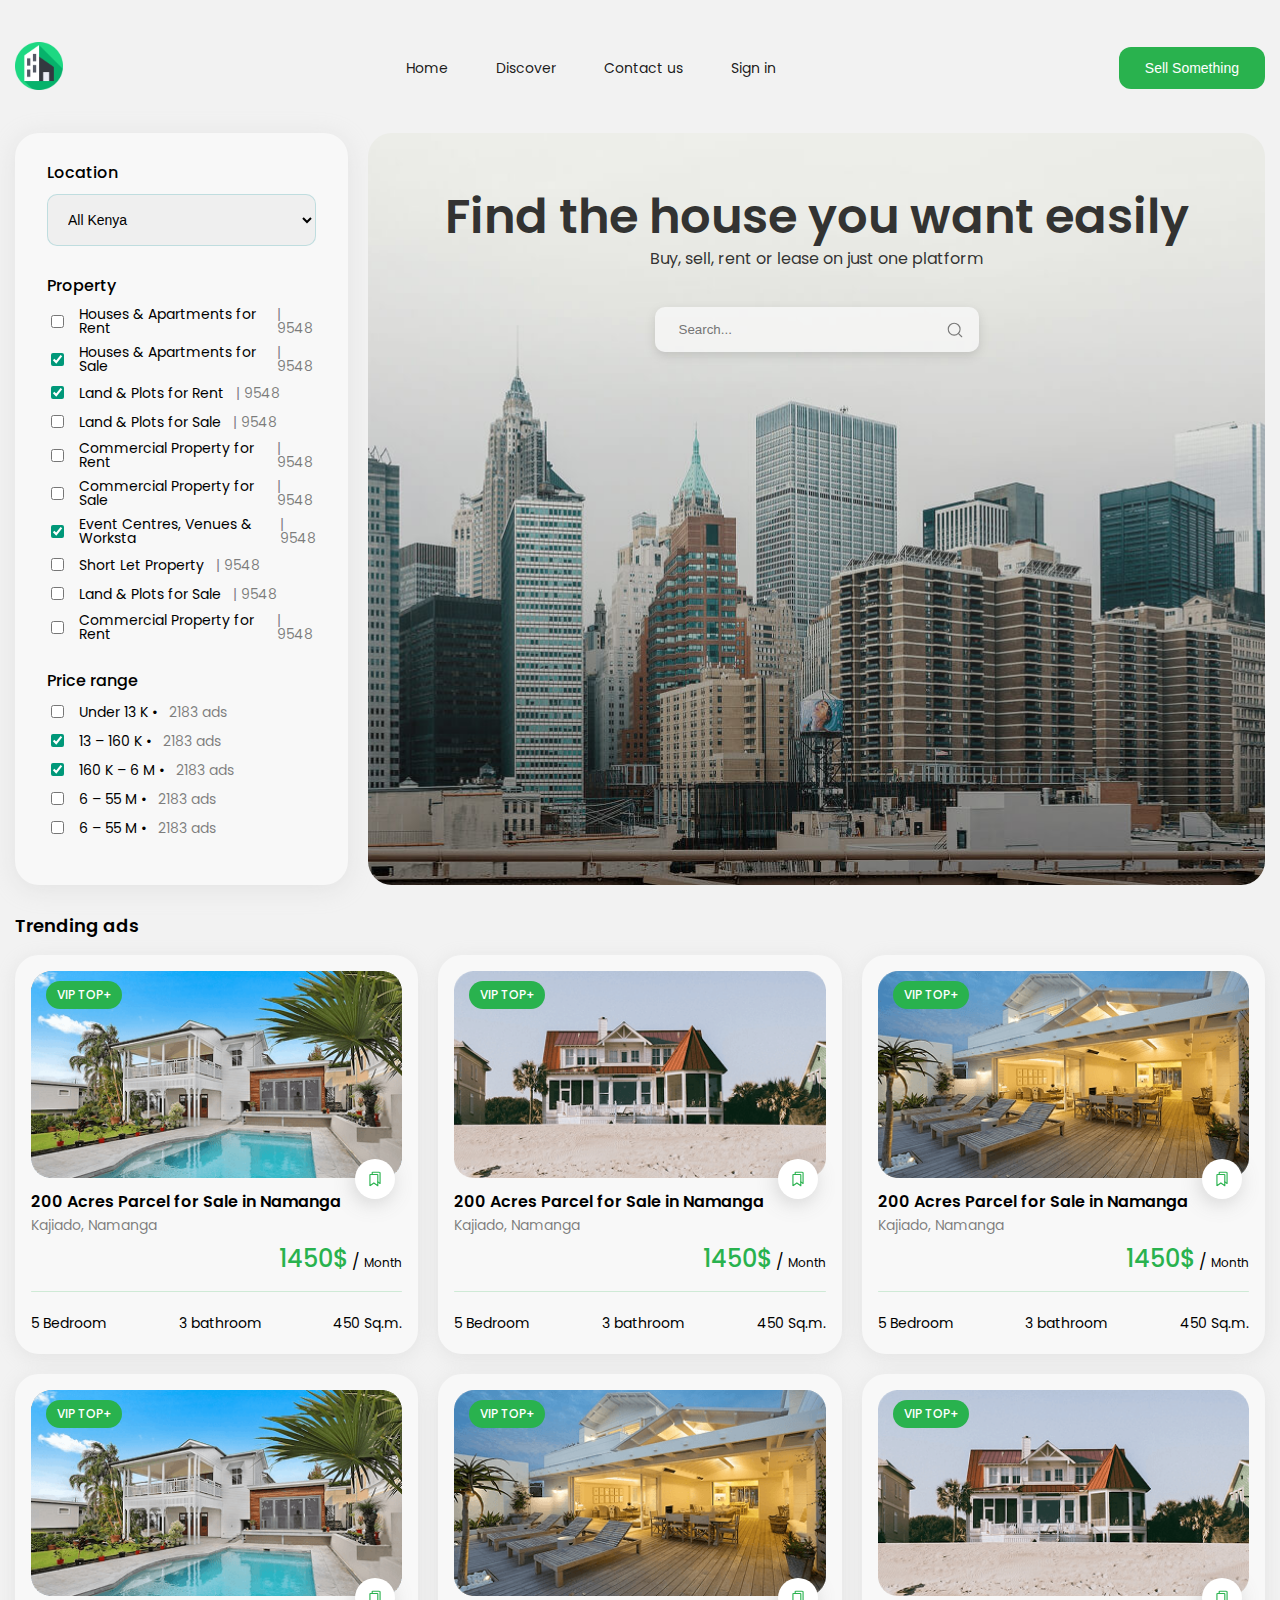
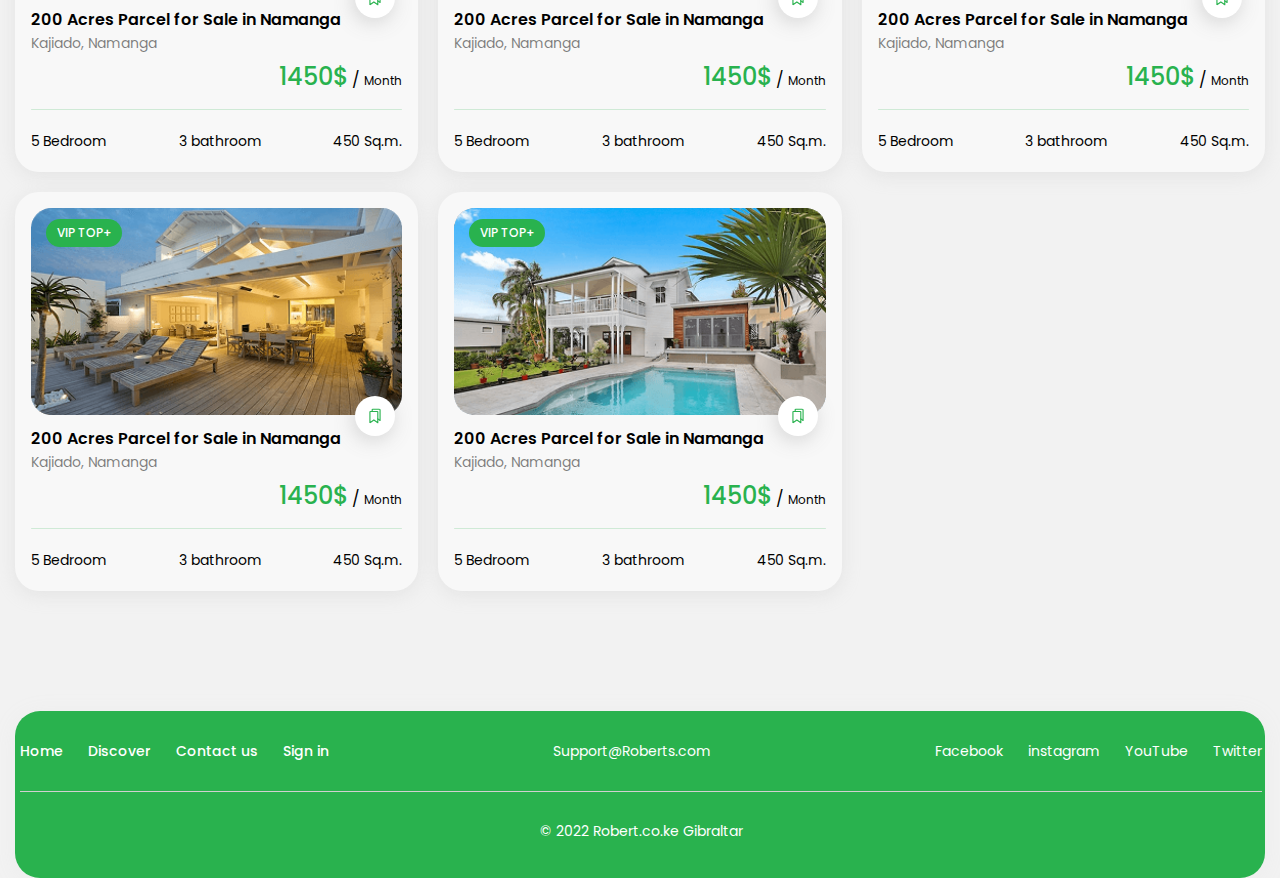
<file: index.html>
<!DOCTYPE html>
<html lang="en">
  <head>
    <meta charset="UTF-8" />
    <meta name="viewport" content="width=device-width, initial-scale=1.0" />
    <meta
      name="description"
      content="Find the house you want easily. Buy, sell, rent or lease on just one platform"
    />
    <meta
      property="og:url"
      content="https://romannamgaladze.github.io/shualeduri/"
    />
    <meta property="og:type" content="article" />
    <meta property="og:title" content="Find the house you want easily" />
    <meta
      property="og:description"
      content="Buy, sell, rent or lease on just one platform"
    />
    <meta
      property="og:image"
      content="https://romannamgaladze.github.io/shualeduri//img/main-buildings.jpg"
    />
    <title>შუალედური</title>
    <link rel="stylesheet" href="css/reset.css" />
    <link rel="stylesheet" href="css/style.css" />
    <link rel="stylesheet" href="css/responsive.css" />
  </head>
  <body>
    <header class="container header-class">
      <a href="index.html"
        ><img src="img/apartment-logo.svg" alt="apartment-logo"
      /></a>
      <nav class="header-nav">
        <ul class="header-ul">
          <li><a href="index.html" class="header-li-items">Home</a></li>
          <li><a href="#" class="header-li-items">Discover</a></li>
          <li><a href="#" class="header-li-items">Contact us</a></li>
          <li><a href="#" class="header-li-items">Sign in</a></li>
        </ul>
      </nav>
      <button class="header-button">Sell Something</button>
      <a href="#" class="header-search-icon"
        ><img
          src="img/search-icon.svg"
          alt="search-icon"
          class="header-search-icon-properties"
      /></a>
    </header>
    <main class="container main-section">
      <form class="filter-card">
        <div class="filter-card-location">
          <h3>Location</h3>
          <select name="city" class="select-city">
            <option value="default">All Kenya</option>
            <option value="nairobi">Nairoby</option>
            <option value="mombasa">Mombasa</option>
            <option value="kajiado">Kajiado</option>
            <option value="namanga">Namanga</option>
          </select>
        </div>
        <div class="filter-card-property">
          <h3>Property</h3>
          <label
            ><input type="checkbox" /> Houses & Apartments for Rent
            <span class="ads-count">| 9548</span></label
          >
          <label
            ><input type="checkbox" checked /> Houses & Apartments for Sale
            <span class="ads-count">| 9548</span></label
          >
          <label
            ><input type="checkbox" checked /> Land & Plots for Rent
            <span class="ads-count">| 9548</span></label
          >
          <label
            ><input type="checkbox" /> Land & Plots for Sale
            <span class="ads-count">| 9548</span></label
          >
          <label
            ><input type="checkbox" /> Commercial Property for Rent
            <span class="ads-count">| 9548</span></label
          >
          <label
            ><input type="checkbox" /> Commercial Property for Sale
            <span class="ads-count">| 9548</span></label
          >
          <label
            ><input type="checkbox" checked /> Event Centres, Venues & Worksta
            <span class="ads-count">| 9548</span></label
          >
          <label
            ><input type="checkbox" /> Short Let Property
            <span class="ads-count">| 9548</span></label
          >
          <label
            ><input type="checkbox" />Land & Plots for Sale
            <span class="ads-count">| 9548</span></label
          >
          <label
            ><input type="checkbox" /> Commercial Property for Rent
            <span class="ads-count">| 9548</span></label
          >
        </div>
        <div class="filter-card-price-range">
          <h3>Price range</h3>
          <label
            ><input type="checkbox" /> Under 13 K •
            <span class="ads-count">2183 ads</span></label
          >
          <label
            ><input type="checkbox" checked /> 13 – 160 K •
            <span class="ads-count">2183 ads</span></label
          >
          <label
            ><input type="checkbox" checked /> 160 K – 6 M •
            <span class="ads-count">2183 ads</span></label
          >
          <label
            ><input type="checkbox" /> 6 – 55 M •
            <span class="ads-count">2183 ads</span></label
          >
          <label
            ><input type="checkbox" /> 6 – 55 M •
            <span class="ads-count">2183 ads</span></label
          >
        </div>
      </form>
      <div class="main-search">
        <h1>Find the house you want easily</h1>
        <p class="para-main">Buy, sell, rent or lease on just one platform</p>
        <div class="search-div">
          <input type="text" placeholder="Search..." class="search-input" />
          <img
            src="img/search-icon.svg"
            alt="search-icon"
            class="search-icon"
          />
        </div>
      </div>
    </main>
    <section class="container card-section">
      <h2>Trending ads</h2>
      <div class="trending-ads-grid-container">
        <a href="about.html" target="_blank" class="card-anchors">
          <div class="trending-cards">
            <div class="div-card-img">
              <img
                src="img/trending-ads-img1.png"
                alt="house"
                class="trending-cards-img"
              />
              <p class="card-vip-top">VIP TOP+</p>
              <img
                src="img/card-icon.svg"
                alt="card-save-icon"
                class="card-save-icon"
              />
            </div>
            <h4>200 Acres Parcel for Sale in Namanga</h4>
            <p class="card-para-city">Kajiado, Namanga</p>
            <p class="card-para-price">
              <span class="card-price">1450$</span> /
              <span class="card-month">Month</span>
            </p>
            <div class="card-line"></div>
            <div class="card-rooms">
              <p>5 Bedroom</p>
              <p>3 bathroom</p>
              <p>450 Sq.m.</p>
            </div>
          </div></a
        >
        <a href="about.html" target="_blank" class="card-anchors">
          <div class="trending-cards">
            <div class="div-card-img">
              <img
                src="img/trending-ads-img2.png"
                alt="house"
                class="trending-cards-img"
              />
              <p class="card-vip-top">VIP TOP+</p>
              <img
                src="img/card-icon.svg"
                alt="card-save-icon"
                class="card-save-icon"
              />
            </div>
            <h4>200 Acres Parcel for Sale in Namanga</h4>
            <p class="card-para-city">Kajiado, Namanga</p>
            <p class="card-para-price">
              <span class="card-price">1450$</span> /
              <span class="card-month">Month</span>
            </p>
            <div class="card-line"></div>
            <div class="card-rooms">
              <p>5 Bedroom</p>
              <p>3 bathroom</p>
              <p>450 Sq.m.</p>
            </div>
          </div></a
        >
        <a href="about.html" target="_blank" class="card-anchors">
          <div class="trending-cards">
            <div class="div-card-img">
              <img
                src="img/trending-ads-img3.png"
                alt="house"
                class="trending-cards-img"
              />
              <p class="card-vip-top">VIP TOP+</p>
              <img
                src="img/card-icon.svg"
                alt="card-save-icon"
                class="card-save-icon"
              />
            </div>
            <h4>200 Acres Parcel for Sale in Namanga</h4>
            <p class="card-para-city">Kajiado, Namanga</p>
            <p class="card-para-price">
              <span class="card-price">1450$</span> /
              <span class="card-month">Month</span>
            </p>
            <div class="card-line"></div>
            <div class="card-rooms">
              <p>5 Bedroom</p>
              <p>3 bathroom</p>
              <p>450 Sq.m.</p>
            </div>
          </div></a
        >
        <a href="about.html" target="_blank" class="card-anchors">
          <div class="trending-cards">
            <div class="div-card-img">
              <img
                src="img/trending-ads-img1.png"
                alt="house"
                class="trending-cards-img"
              />
              <p class="card-vip-top">VIP TOP+</p>
              <img
                src="img/card-icon.svg"
                alt="card-save-icon"
                class="card-save-icon"
              />
            </div>
            <h4>200 Acres Parcel for Sale in Namanga</h4>
            <p class="card-para-city">Kajiado, Namanga</p>
            <p class="card-para-price">
              <span class="card-price">1450$</span> /
              <span class="card-month">Month</span>
            </p>
            <div class="card-line"></div>
            <div class="card-rooms">
              <p>5 Bedroom</p>
              <p>3 bathroom</p>
              <p>450 Sq.m.</p>
            </div>
          </div></a
        >
        <a href="about.html" target="_blank" class="card-anchors">
          <div class="trending-cards">
            <div class="div-card-img">
              <img
                src="img/trending-ads-img3.png"
                alt="house"
                class="trending-cards-img"
              />
              <p class="card-vip-top">VIP TOP+</p>
              <img
                src="img/card-icon.svg"
                alt="card-save-icon"
                class="card-save-icon"
              />
            </div>
            <h4>200 Acres Parcel for Sale in Namanga</h4>
            <p class="card-para-city">Kajiado, Namanga</p>
            <p class="card-para-price">
              <span class="card-price">1450$</span> /
              <span class="card-month">Month</span>
            </p>
            <div class="card-line"></div>
            <div class="card-rooms">
              <p>5 Bedroom</p>
              <p>3 bathroom</p>
              <p>450 Sq.m.</p>
            </div>
          </div></a
        >
        <a href="about.html" target="_blank" class="card-anchors">
          <div class="trending-cards">
            <div class="div-card-img">
              <img
                src="img/trending-ads-img2.png"
                alt="house"
                class="trending-cards-img"
              />
              <p class="card-vip-top">VIP TOP+</p>
              <img
                src="img/card-icon.svg"
                alt="card-save-icon"
                class="card-save-icon"
              />
            </div>
            <h4>200 Acres Parcel for Sale in Namanga</h4>
            <p class="card-para-city">Kajiado, Namanga</p>
            <p class="card-para-price">
              <span class="card-price">1450$</span> /
              <span class="card-month">Month</span>
            </p>
            <div class="card-line"></div>
            <div class="card-rooms">
              <p>5 Bedroom</p>
              <p>3 bathroom</p>
              <p>450 Sq.m.</p>
            </div>
          </div></a
        >
        <a href="about.html" target="_blank" class="card-anchors">
          <div class="trending-cards">
            <div class="div-card-img">
              <img
                src="img/trending-ads-img3.png"
                alt="house"
                class="trending-cards-img"
              />
              <p class="card-vip-top">VIP TOP+</p>
              <img
                src="img/card-icon.svg"
                alt="card-save-icon"
                class="card-save-icon"
              />
            </div>
            <h4>200 Acres Parcel for Sale in Namanga</h4>
            <p class="card-para-city">Kajiado, Namanga</p>
            <p class="card-para-price">
              <span class="card-price">1450$</span> /
              <span class="card-month">Month</span>
            </p>
            <div class="card-line"></div>
            <div class="card-rooms">
              <p>5 Bedroom</p>
              <p>3 bathroom</p>
              <p>450 Sq.m.</p>
            </div>
          </div></a
        >
        <a href="about.html" target="_blank" class="card-anchors">
          <div class="trending-cards">
            <div class="div-card-img">
              <img
                src="img/trending-ads-img1.png"
                alt="house"
                class="trending-cards-img"
              />
              <p class="card-vip-top">VIP TOP+</p>
              <img
                src="img/card-icon.svg"
                alt="card-save-icon"
                class="card-save-icon"
              />
            </div>
            <h4>200 Acres Parcel for Sale in Namanga</h4>
            <p class="card-para-city">Kajiado, Namanga</p>
            <p class="card-para-price">
              <span class="card-price">1450$</span> /
              <span class="card-month">Month</span>
            </p>
            <div class="card-line"></div>
            <div class="card-rooms">
              <p>5 Bedroom</p>
              <p>3 bathroom</p>
              <p>450 Sq.m.</p>
            </div>
          </div></a
        >
      </div>
    </section>
    <footer>
      <div class="footer-top container">
        <nav>
          <ul class="footer-links">
            <li class="footer-li-items">
              <a href="#" class="footer-li-items-links">Home</a>
            </li>
            <li class="footer-li-items">
              <a href="#" class="footer-li-items-links">Discover</a>
            </li>
            <li class="footer-li-items">
              <a href="#" class="footer-li-items-links">Contact us</a>
            </li>
            <li class="footer-li-items">
              <a href="#" class="footer-li-items-links">Sign in</a>
            </li>
          </ul>
        </nav>
        <a class="footer-email" href="mailto:Support@Roberts.com"
          >Support@Roberts.com</a
        >
        <nav>
          <ul class="footer-socials">
            <li class="footer-li-items">
              <a href="#" class="footer-li-items-socials">Facebook</a>
            </li>
            <li class="footer-li-items">
              <a href="#" class="footer-li-items-socials">instagram</a>
            </li>
            <li class="footer-li-items">
              <a href="#" class="footer-li-items-socials">YouTube</a>
            </li>
            <li class="footer-li-items">
              <a href="#" class="footer-li-items-socials">Twitter</a>
            </li>
          </ul>
        </nav>
      </div>
      <div class="footer-line container"></div>
      <p class="footer-bottom container">© 2022 Robert.co.ke Gibraltar</p>
    </footer>
    <section class="mobile-nav-section">
      <nav class="mobile-nav-sticky">
        <div class="mobile-nav-divs">
          <a href="#" class="home-button"
            ><img src="img/home-button-icon.svg" alt="home-button-icon" />
            <p>Home</p></a
          >
        </div>
        <div class="mobile-nav-divs">
          <a href="#" class="discover-button-icon"
            ><img
              src="img/discover-button-icon.svg"
              alt="discover-button-icon"
            />
            <p>Discover</p></a
          >
        </div>
        <div class="mobile-nav-divs">
          <a href="#" class="discover-button-icon"
            ><img src="img/sell-icon.svg" alt="discover-button-icon" />
          </a>
        </div>
        <div class="mobile-nav-divs">
          <a href="#" class="message-button-icon"
            ><img src="img/message-button-icon.svg" alt="message-button-icon" />
            <p>Message</p></a
          >
        </div>
        <div class="mobile-nav-divs">
          <a href="#" class="profile-button-icon"
            ><img src="img/profile-button-icon.svg" alt="profile-button-icon" />
            <p>Profile</p></a
          >
        </div>
        <div class="div-sell-button">
          <button class="sell-button">
            <img src="img/sell-icon.svg" alt="sell-icon" />
          </button>
          <p>Sell</p>
        </div>
      </nav>
    </section>
  </body>
</html>
</file>
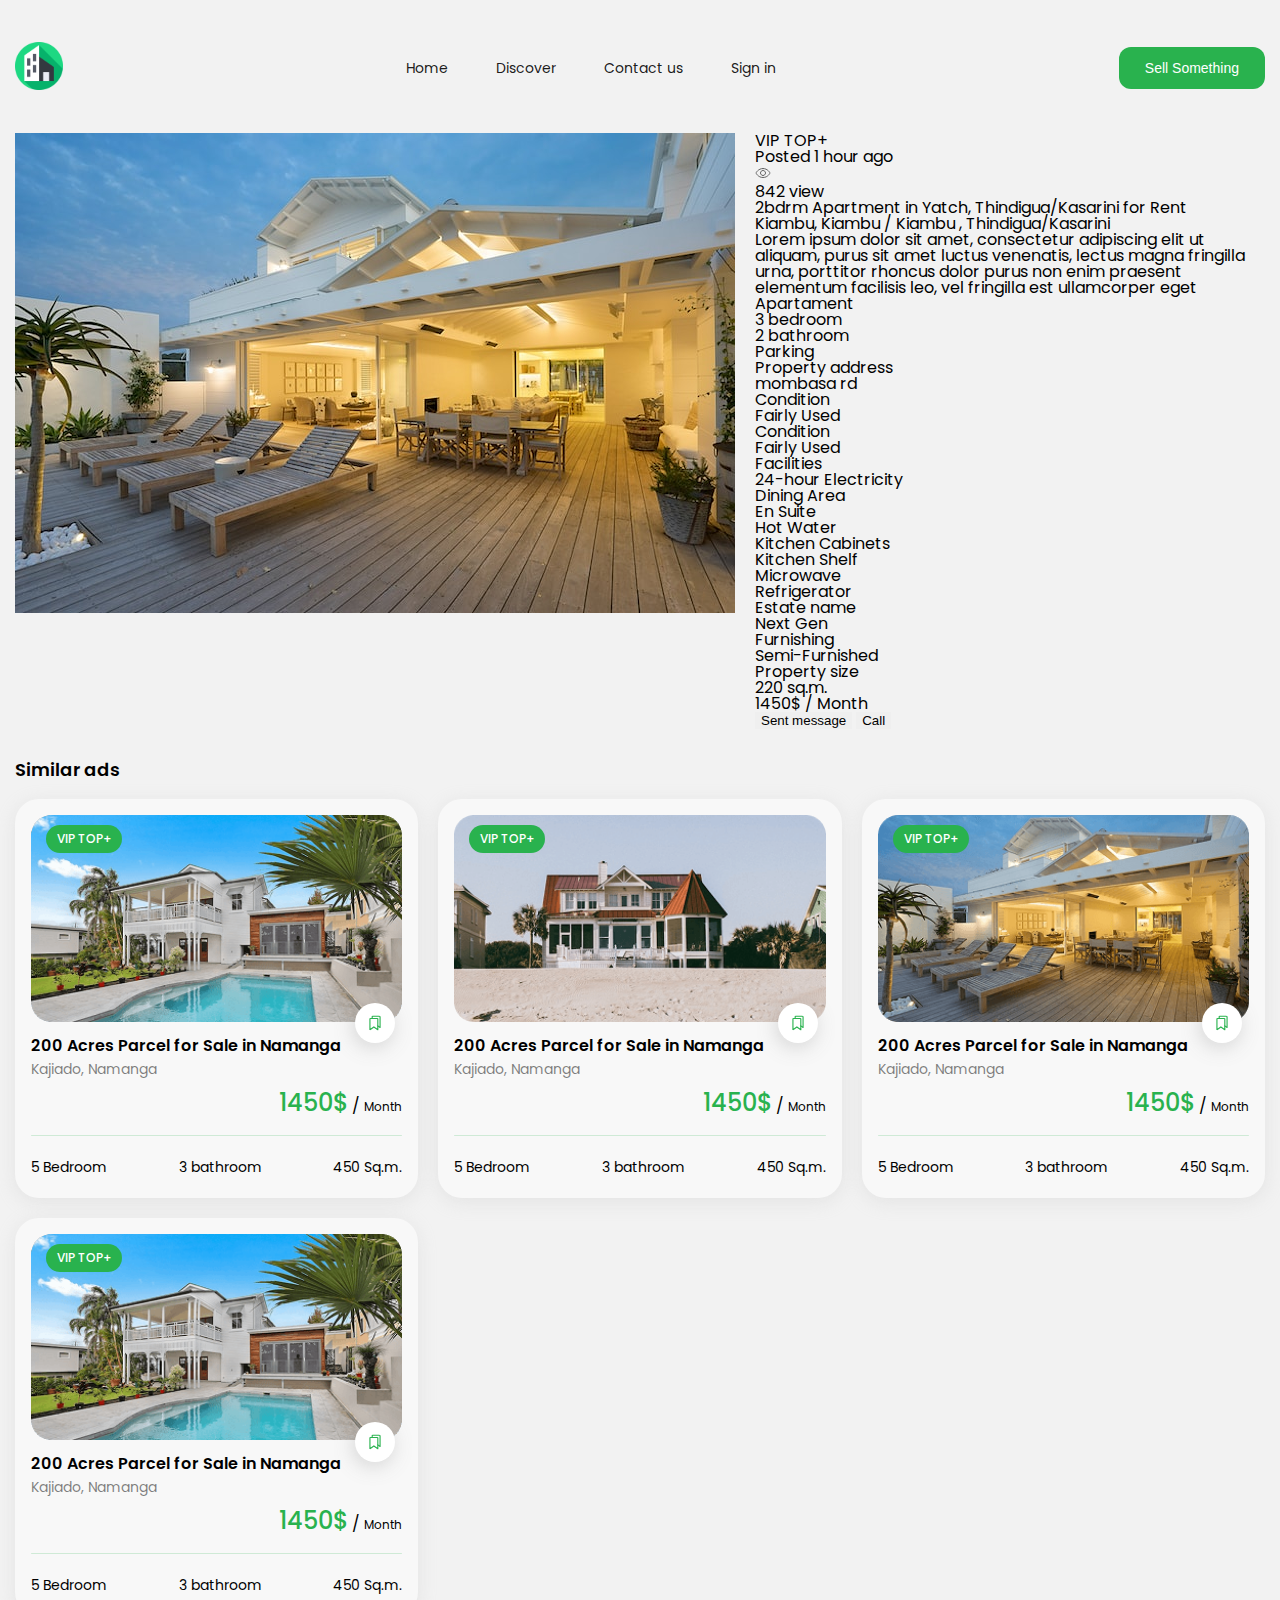
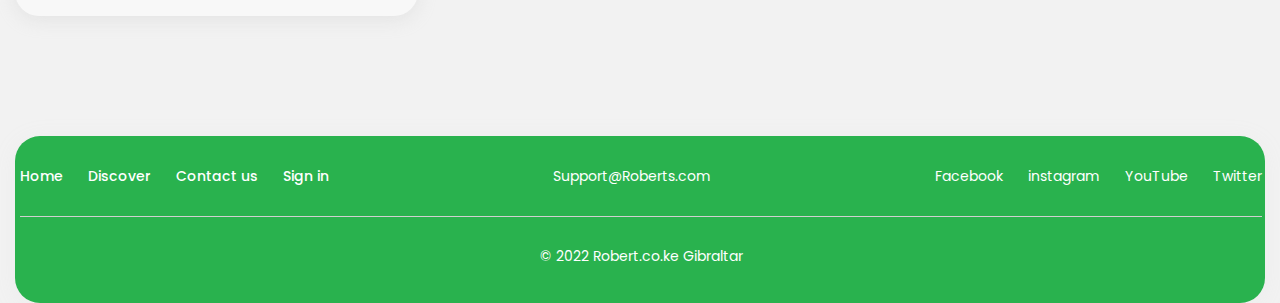
<file: about.html>
<!DOCTYPE html>
<html lang="en">
  <head>
    <meta charset="UTF-8" />
    <meta name="viewport" content="width=device-width, initial-scale=1.0" />
    <meta
      name="description"
      content="Find the house you want easily. Buy, sell, rent or lease on just one platform"
    />
    <meta
      property="og:url"
      content="https://romannamgaladze.github.io/shualeduri/"
    />
    <meta property="og:type" content="article" />
    <meta property="og:title" content="Find the house you want easily" />
    <meta
      property="og:description"
      content="Buy, sell, rent or lease on just one platform"
    />
    <meta
      property="og:image"
      content="https://romannamgaladze.github.io/shualeduri//img/main-buildings.jpg"
    />
    <title>შუალედური</title>
    <link rel="stylesheet" href="css/reset.css" />
    <link rel="stylesheet" href="css/style.css" />
    <link rel="stylesheet" href="css/responsive.css" />
  </head>
  <body>
    <header class="container header-class">
      <a href="index.html"
        ><img src="img/apartment-logo.svg" alt="apartment-logo"
      /></a>
      <nav class="header-nav">
        <ul class="header-ul">
          <li><a href="index.html" class="header-li-items">Home</a></li>
          <li><a href="#" class="header-li-items">Discover</a></li>
          <li><a href="#" class="header-li-items">Contact us</a></li>
          <li><a href="#" class="header-li-items">Sign in</a></li>
        </ul>
      </nav>
      <button class="header-button">Sell Something</button>
      <a href="#" class="header-search-icon"
        ><img
          src="img/search-icon.svg"
          alt="search-icon"
          class="header-search-icon-properties"
      /></a>
    </header>
    <main class="container main-section about-page-main">
      <div class="main-house">
        <img
          src="img/house-picture1.jpg"
          alt="house-picture"
          class="house-picture"
        />
      </div>
      <div class="house-description">
        <div class="div-description-top">
          <p class="vip-top-about">VIP TOP+</p>
          <p class="para-description-top">Posted 1 hour ago</p>
          <div class="div-view">
            <img src="img/view-icon.svg" alt="view-icon" />
            <p class="para-description-top">842 view</p>
          </div>
        </div>
        <h5>2bdrm Apartment in Yatch, Thindigua/Kasarini for Rent</h5>
        <p class="para-location">
          Kiambu, Kiambu / Kiambu , Thindigua/Kasarini
        </p>
        <p class="para-para">
          Lorem ipsum dolor sit amet, consectetur adipiscing elit ut aliquam,
          purus sit amet luctus venenatis, lectus magna fringilla urna,
          porttitor rhoncus dolor purus non enim praesent elementum facilisis
          leo, vel fringilla est ullamcorper eget
        </p>
        <div class="about-div-line"></div>
        <p class="para-features">Apartament</p>
        <p class="para-features">3 bedroom</p>
        <p class="para-features">2 bathroom</p>
        <p class="para-features">Parking</p>
        <div class="about-div-line"></div>
        <div class="div-list">
          <div>
            <div class="div-list-offer">
              <h6>Property address</h6>
              <p class="list-item list-item-end">mombasa rd</p>
            </div>
            <div class="div-list-offer">
              <h6>Condition</h6>
              <p class="list-item list-item-end">Fairly Used</p>
            </div>
            <div class="div-list-offer">
              <h6>Condition</h6>
              <p class="list-item list-item-end">Fairly Used</p>
            </div>
          </div>
          <div class="div-list-item div-list-offer">
            <h6>Facilities</h6>
            <ul class="ul-facilities">
              <li class="list-item">24-hour Electricity</li>
              <li class="list-item">Dining Area</li>
              <li class="list-item">En Suite</li>
              <li class="list-item">Hot Water</li>
              <li class="list-item">Kitchen Cabinets</li>
              <li class="list-item">Kitchen Shelf</li>
              <li class="list-item">Microwave</li>
              <li class="list-item list-item-end">Refrigerator</li>
            </ul>
          </div>
          <div>
            <div class="div-list-offer">
              <h6>Estate name</h6>
              <p class="list-item list-item-end">Next Gen</p>
            </div>
            <div class="div-list-offer">
              <h6>Furnishing</h6>
              <p class="list-item list-item-end">Semi-Furnished</p>
            </div>
            <div class="div-list-offer">
              <h6>Property size</h6>
              <p class="list-item list-item-end">220 sq.m.</p>
            </div>
          </div>
        </div>
        <div class="about-div-line"></div>
        <div class="div-description-bottom">
          <p class="para-price-about">
            <span class="card-price-about">1450$</span> /
            <span class="card-month-about">Month</span>
          </p>
          <div class="msg-call-buttons">
            <button class="button-sent-message">Sent message</button>
            <button class="button-call">Call</button>
          </div>
        </div>
      </div>
    </main>
    <section class="container card-section">
      <h2>Similar ads</h2>
      <div class="trending-ads-grid-container">
        <a href="about.html" target="_blank" class="card-anchors">
          <div class="trending-cards">
            <div class="div-card-img">
              <img
                src="img/trending-ads-img1.png"
                alt="house"
                class="trending-cards-img"
              />
              <p class="card-vip-top">VIP TOP+</p>
              <img
                src="img/card-icon.svg"
                alt="card-save-icon"
                class="card-save-icon"
              />
            </div>
            <h4>200 Acres Parcel for Sale in Namanga</h4>
            <p class="card-para-city">Kajiado, Namanga</p>
            <p class="card-para-price">
              <span class="card-price">1450$</span> /
              <span class="card-month">Month</span>
            </p>
            <div class="card-line"></div>
            <div class="card-rooms">
              <p>5 Bedroom</p>
              <p>3 bathroom</p>
              <p>450 Sq.m.</p>
            </div>
          </div></a
        >
        <a href="about.html" target="_blank" class="card-anchors">
          <div class="trending-cards">
            <div class="div-card-img">
              <img
                src="img/trending-ads-img2.png"
                alt="house"
                class="trending-cards-img"
              />
              <p class="card-vip-top">VIP TOP+</p>
              <img
                src="img/card-icon.svg"
                alt="card-save-icon"
                class="card-save-icon"
              />
            </div>
            <h4>200 Acres Parcel for Sale in Namanga</h4>
            <p class="card-para-city">Kajiado, Namanga</p>
            <p class="card-para-price">
              <span class="card-price">1450$</span> /
              <span class="card-month">Month</span>
            </p>
            <div class="card-line"></div>
            <div class="card-rooms">
              <p>5 Bedroom</p>
              <p>3 bathroom</p>
              <p>450 Sq.m.</p>
            </div>
          </div></a
        >
        <a href="about.html" target="_blank" class="card-anchors">
          <div class="trending-cards">
            <div class="div-card-img">
              <img
                src="img/trending-ads-img3.png"
                alt="house"
                class="trending-cards-img"
              />
              <p class="card-vip-top">VIP TOP+</p>
              <img
                src="img/card-icon.svg"
                alt="card-save-icon"
                class="card-save-icon"
              />
            </div>
            <h4>200 Acres Parcel for Sale in Namanga</h4>
            <p class="card-para-city">Kajiado, Namanga</p>
            <p class="card-para-price">
              <span class="card-price">1450$</span> /
              <span class="card-month">Month</span>
            </p>
            <div class="card-line"></div>
            <div class="card-rooms">
              <p>5 Bedroom</p>
              <p>3 bathroom</p>
              <p>450 Sq.m.</p>
            </div>
          </div></a
        >
        <a href="about.html" target="_blank" class="card-anchors">
          <div class="trending-cards">
            <div class="div-card-img">
              <img
                src="img/trending-ads-img1.png"
                alt="house"
                class="trending-cards-img"
              />
              <p class="card-vip-top">VIP TOP+</p>
              <img
                src="img/card-icon.svg"
                alt="card-save-icon"
                class="card-save-icon"
              />
            </div>
            <h4>200 Acres Parcel for Sale in Namanga</h4>
            <p class="card-para-city">Kajiado, Namanga</p>
            <p class="card-para-price">
              <span class="card-price">1450$</span> /
              <span class="card-month">Month</span>
            </p>
            <div class="card-line"></div>
            <div class="card-rooms">
              <p>5 Bedroom</p>
              <p>3 bathroom</p>
              <p>450 Sq.m.</p>
            </div>
          </div></a
        >
      </div>
    </section>
    <footer>
      <div class="footer-top container">
        <nav>
          <ul class="footer-links">
            <li class="footer-li-items">
              <a href="#" class="footer-li-items-links">Home</a>
            </li>
            <li class="footer-li-items">
              <a href="#" class="footer-li-items-links">Discover</a>
            </li>
            <li class="footer-li-items">
              <a href="#" class="footer-li-items-links">Contact us</a>
            </li>
            <li class="footer-li-items">
              <a href="#" class="footer-li-items-links">Sign in</a>
            </li>
          </ul>
        </nav>
        <a class="footer-email" href="mailto:Support@Roberts.com"
          >Support@Roberts.com</a
        >
        <nav>
          <ul class="footer-socials">
            <li class="footer-li-items">
              <a href="#" class="footer-li-items-socials">Facebook</a>
            </li>
            <li class="footer-li-items">
              <a href="#" class="footer-li-items-socials">instagram</a>
            </li>
            <li class="footer-li-items">
              <a href="#" class="footer-li-items-socials">YouTube</a>
            </li>
            <li class="footer-li-items">
              <a href="#" class="footer-li-items-socials">Twitter</a>
            </li>
          </ul>
        </nav>
      </div>
      <div class="footer-line container"></div>
      <p class="footer-bottom container">© 2022 Robert.co.ke Gibraltar</p>
    </footer>
    <section class="mobile-nav-section">
      <nav class="mobile-nav-sticky">
        <div class="mobile-nav-divs">
          <a href="#" class="home-button"
            ><img src="img/home-button-icon.svg" alt="home-button-icon" />
            <p>Home</p></a
          >
        </div>
        <div class="mobile-nav-divs">
          <a href="#" class="discover-button-icon"
            ><img
              src="img/discover-button-icon.svg"
              alt="discover-button-icon"
            />
            <p>Discover</p></a
          >
        </div>
        <div class="mobile-nav-divs">
          <a href="#" class="discover-button-icon"
            ><img src="img/sell-icon.svg" alt="discover-button-icon" />
          </a>
        </div>
        <div class="mobile-nav-divs">
          <a href="#" class="message-button-icon"
            ><img src="img/message-button-icon.svg" alt="message-button-icon" />
            <p>Message</p></a
          >
        </div>
        <div class="mobile-nav-divs">
          <a href="#" class="profile-button-icon"
            ><img src="img/profile-button-icon.svg" alt="profile-button-icon" />
            <p>Profile</p></a
          >
        </div>
        <div class="div-sell-button">
          <button class="sell-button">
            <img src="img/sell-icon.svg" alt="sell-icon" />
          </button>
          <p>Sell</p>
        </div>
      </nav>
    </section>
  </body>
</html>
</file>
<file: css/style.css>
@import url("https://fonts.googleapis.com/css2?family=Poppins:ital,wght@0,100;0,200;0,300;0,400;0,500;0,600;0,700;0,800;0,900;1,100;1,200;1,300;1,400;1,500;1,600;1,700;1,800;1,900&display=swap");

body {
  padding: 42px 15px 0 15px;
  background: rgba(242, 242, 242, 1);
  font-family: "Poppins", sans-serif;
}
.container {
  max-width: 1640px;
  margin: 0 auto;
  /* background-color: bisque; */
}

/* ......HEADER....... */

.header-class {
  display: flex;
  justify-content: space-between;
  align-items: center;
  margin-bottom: 40px;
}
.header-ul {
  display: flex;
  justify-content: space-between;
  align-items: center;
  gap: 48px;
}

.header-li-items {
  color: #000000e5;
  font-size: 14px;
  font-weight: 400;
  position: relative;
}
.header-li-items::after {
  content: "";
  bottom: -8px;
  left: 0;
  height: 2px;
  background-color: #29b24e;
  width: 0%;
  transition: 0.3s;
  position: absolute;
}

.header-li-items:hover::after {
  width: 100%;
}
.header-button {
  background-color: #29b24e;
  color: #ffffff;
  font-size: 14px;
  font-weight: 400;
  padding: 13px 26px;
  border-radius: 12px;
}
.header-search-icon {
  display: none;
}
/* ..........MAIN............ */
.main-section {
  display: flex;
  justify-content: space-between;
  gap: 20px;
  margin-bottom: 32px;
}

/* ........FILTER CARD............... */

.filter-card {
  background-color: #f8f8f8;
  width: 395px;
  min-width: 333px;
  min-height: 700px;
  border: 1px;
  border-radius: 24px;
  padding: 32px 32px 38px 32px;
  box-shadow: 0px 4px 25px 0px #c2c2c24f;
}
.filter-card-location {
  margin-bottom: 32px;
}
h3 {
  font-size: 16px;
  font-weight: 500;
  margin-bottom: 13px;
}
select {
  width: 100%;
  padding: 16px;
  border-radius: 10px;
  border: 1px solid #0d9ca436;
  font-size: 14px;
}
.filter-card-property {
  margin-bottom: 32px;
}
label {
  display: flex;
  align-items: center;
  gap: 12px;
  margin: 10px 0;
  font-weight: 400;
  font-size: 14px;
}
input[type="checkbox"] {
  accent-color: #009879;
  border: 1.4px solid #29b24e;
}

.ads-count {
  color: rgba(0, 0, 0, 0.5);
}

/* .............MAIN-SEARCH................. */
.main-search {
  width: 1225px;
  min-height: 700px;
  background-image: url(..//img/main-buildings.jpg);
  background-repeat: no-repeat;
  background-size: cover;
  background-position: center;
  border-radius: 24px;
  padding-top: 60px;
}
h1 {
  font-size: 48px;
  font-weight: 600;
  color: rgba(0, 0, 0, 0.8);
  text-align: center;
  margin-bottom: 10px;
}
.para-main {
  text-align: center;
  font-size: 16px;
  font-weight: 400;
  color: rgba(0, 0, 0, 0.8);
  margin-bottom: 40px;
}
.search-div {
  width: 324px;
  height: 48px;
  position: relative;
  margin: 0 auto;
}
.search-input {
  width: 100%;
  padding: 15px 0 15px 24px;
  border-radius: 10px;
  background-color: rgba(248, 248, 248, 0.8);
  box-shadow: 0px 4px 10px 0px #7c7c7c45;
  border: none;
}
.search-icon {
  position: absolute;
  top: 14px;
  right: 15px;
}

/* ...........TRADING ADS SECTION........... */
h2 {
  font-size: 18px;
  font-weight: 550;
  color: #000000;
  margin-bottom: 20px;
}
.card-anchors {
  display: block;
  color: #000000;
  transition: 0.5s ease-in;
}
.card-anchors:hover {
  transform: scale(1.03);
}
.trending-ads-grid-container {
  display: grid;
  gap: 20px;
  grid-template-columns: repeat(auto-fit, minmax(370px, 1fr));
}
.trending-cards {
  width: 100%;
  padding: 16px 16px 24px 16px;
  border-radius: 24px;
  border: 1px;
  background-color: #f8f8f8;
  box-shadow: 0px 4px 18px 0px rgba(194, 194, 194, 0.3);
}
.trending-cards-img {
  width: 100%;
  display: block;
}
.card-para-city {
  font-size: 14px;
  font-weight: 400;
  color: rgba(0, 0, 0, 0.5);
  margin-bottom: 15px;
}
h4 {
  font-weight: 550;
  font-size: 16px;
  margin-top: 16px;
  margin-bottom: 8px;
}
.card-price {
  font-size: 24px;
  font-weight: 500;
  color: #29b24e;
}
.card-month {
  font-size: 12px;
}
.card-para-price {
  text-align: end;
}
.card-line {
  width: 100%;
  height: 1px;
  background-color: #cfead6;
  border-radius: 2px;
  margin-top: 20px;
  margin-bottom: 24px;
}
.card-rooms {
  display: flex;
  justify-content: space-between;
  align-items: center;
  font-size: 14px;
  font-weight: 400;
}
.div-card-img {
  position: relative;
  border-radius: 2px solid;
}
.card-vip-top {
  display: inline-block;
  background-color: #29b24e;
  font-size: 12px;
  font-weight: 500;
  color: #ffffff;
  border-radius: 15px;
  padding: 8px 11px;
  position: absolute;
  top: 5%;
  left: 4%;
}
.card-save-icon {
  display: inline-block;
  border-radius: 50%;
  background-color: #ffffff;
  box-shadow: -2px 4px 20px 0px #6d6d6d40;
  padding: 11px;
  position: absolute;
  top: 91%;
  right: 2%;
}

/* ............FOOTER.......... */

footer {
  width: 100%;
  /* height: 180px; */
  border-radius: 25px;
  margin-top: 120px;
  background-color: #29b24e;
  box-shadow: 0px 4px 25px 0px #c2c2c21a;
  padding: 32px 3px 40px 5px;
  color: #ffffff;
}
.footer-top {
  display: flex;
  justify-content: space-between;
  align-items: center;
}
.footer-links {
  display: flex;
  justify-content: space-between;
  align-items: center;
  gap: 25px;
}
.footer-li-items-links {
  color: #ffffff;
  font-weight: 500;
  font-size: 14px;
}
.footer-email {
  font-size: 14px;
  font-weight: 400;
  color: #ffffff;
}
.footer-socials {
  display: flex;
  justify-content: space-between;
  align-items: center;
  gap: 25px;
}
.footer-li-items-socials {
  color: #ffffff;
  font-weight: 400;
  font-size: 14px;
}
.footer-line {
  width: 100%;
  height: 1px;
  background-color: #d0d0d0;
  margin: 32px 0;
}
.footer-bottom {
  text-align: center;
  font-size: 14px;
  font-weight: 400;
}
.mobile-nav-section {
  display: none;
}
</file>
<file: css/responsive.css>
@media (max-width: 768px) {
  /* ........ HEADER..........*/
  .header-nav {
    display: none;
  }
  .header-button {
    display: none;
  }
  .header-search-icon {
    display: block;
  }
  .header-search-icon-properties {
    padding: 13px;
    border-radius: 50%;
    background-color: #f8f8f8;
    box-shadow: 0px 4px 25px 0px #c2c2c24f;
  }

  /* ...........MAIN.............. */
  .main-section {
    flex-wrap: wrap-reverse;
  }
  h1 {
    font-size: 24px;
  }
  .para-main {
    font-size: 14px;
  }
  .search-div {
    display: none;
  }
  .filter-card {
    width: 100%;
    min-width: 0;
  }

  /* ..........TRENDING ADS SECTION........... */
  h4 {
    font-size: 14px;
    margin-top: 27px;
  }
  .card-para-city {
    font-size: 12px;
  }
  .card-rooms {
    font-size: 12px;
  }
  .trending-ads-grid-container {
    grid-template-columns: repeat(auto-fit, minmax(280px, 1fr));
  }

  /* .............FOOTER............. */
  .footer-email {
    display: none;
  }
  .footer-links {
    display: block;
  }
  .footer-socials {
    display: block;
  }
  .footer-li-items {
    margin-bottom: 16px;
  }
  footer {
    padding: 40px 20px;
    margin-bottom: 156px;
  }
  .body {
    position: relative;
  }
  .mobile-nav-section {
    display: block;
    width: 100%;
    height: 72px;
    background-color: #ffffff;
    box-shadow: 0px 1px 3px 0px #00000040;
    border-radius: 24px 24px 0 0;
    position: fixed;
    bottom: 0;
    left: 0;
    width: 100%;
    z-index: 10;
    padding: 12px 20px 15px 20px;
    font-weight: 500;
    font-size: 11px;
  }

  .mobile-nav-sticky {
    display: flex;
    justify-content: space-between;
    align-items: center;
  }
  .mobile-nav-divs {
    text-align: center;
  }
  .mobile-nav-divs a {
    color: rgba(0, 0, 0, 0.8);
  }
  .mobile-nav-divs p {
    margin-top: 5px;
  }
  .sell-button {
    background-color: #29b24e;
    border-radius: 12px;
    padding: 12px;
    position: absolute;
    bottom: 28px;
    left: 46%;
  }
}
@media (max-width: 700px) {
  .sell-button {
    left: 45%;
  }
}
@media (max-width: 600px) {
  .sell-button {
    left: 44.5%;
  }
}
@media (max-width: 555px) {
  .sell-button {
    left: 44%;
  }
}
@media (max-width: 455px) {
  .sell-button {
    left: 42.5%;
  }
}
@media (max-width: 380px) {
  .sell-button {
    left: 41.5%;
  }
}
</file>
